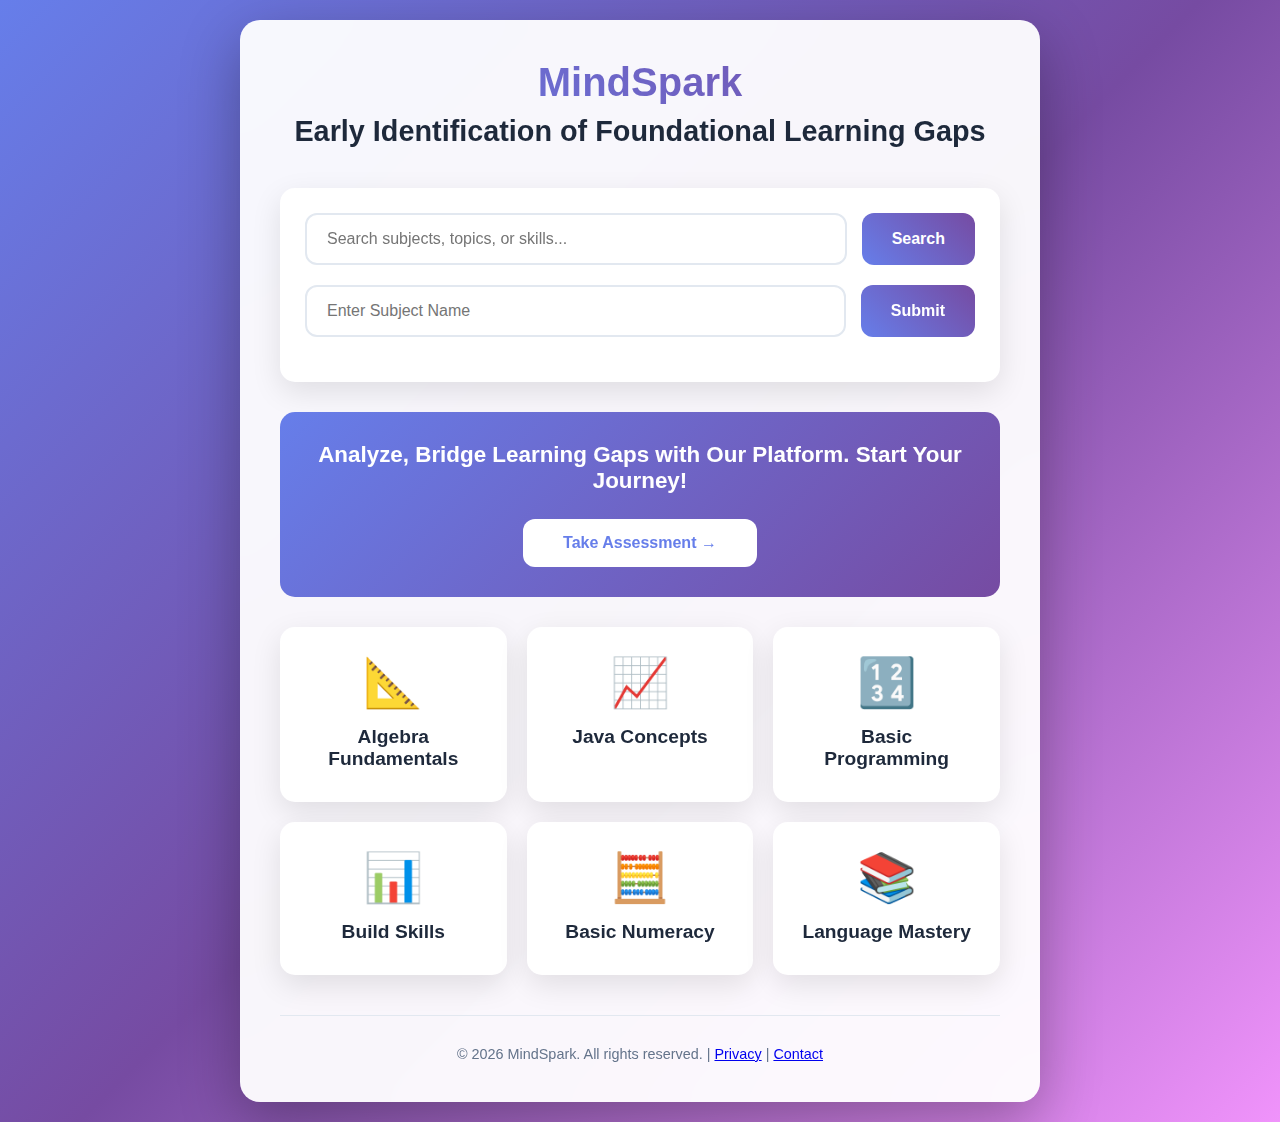
<file: index.html>
<!DOCTYPE html>
<html lang="en">
<head>
    <meta charset="UTF-8">
    <meta name="viewport" content="width=device-width, initial-scale=1.0">
    <title>MindSpark - Subject Assessment</title>
    <style>
        * {
            margin: 0;
            padding: 0;
            box-sizing: border-box;
        }

        body {
            font-family: 'Segoe UI', Tahoma, Geneva, Verdana, sans-serif;
            background: linear-gradient(135deg, #667eea 0%, #764ba2 50%, #f093fb 100%);
            min-height: 100vh;
            padding: 20px;
        }

        .container {
            max-width: 800px;
            margin: 0 auto;
            background: rgba(255, 255, 255, 0.95);
            backdrop-filter: blur(20px);
            border-radius: 20px;
            box-shadow: 0 20px 60px rgba(0,0,0,0.3);
            padding: 40px;
            position: relative;
        }

        .header {
            text-align: center;
            margin-bottom: 40px;
        }

        .logo {
            background: linear-gradient(45deg, #667eea, #764ba2);
            -webkit-background-clip: text;
            -webkit-text-fill-color: transparent;
            font-size: 2.5rem;
            font-weight: 700;
            margin-bottom: 10px;
        }

        .title {
            color: #1e293b;
            font-size: 1.8rem;
            font-weight: 600;
            margin-bottom: 30px;
        }

        .search-section {
            background: white;
            border-radius: 15px;
            padding: 25px;
            margin-bottom: 30px;
            box-shadow: 0 10px 30px rgba(0,0,0,0.1);
        }

        .search-row {
            display: flex;
            gap: 15px;
            margin-bottom: 20px;
            flex-wrap: wrap;
        }

        .search-input {
            flex: 1;
            padding: 15px 20px;
            border: 2px solid #e2e8f0;
            border-radius: 12px;
            font-size: 16px;
            transition: all 0.3s;
            min-width: 200px;
        }

        .search-input:focus {
            outline: none;
            border-color: #667eea;
            box-shadow: 0 0 0 3px rgba(102, 126, 234, 0.1);
        }

        .search-btn {
            background: linear-gradient(45deg, #667eea, #764ba2);
            color: white;
            border: none;
            padding: 15px 30px;
            border-radius: 12px;
            font-size: 16px;
            font-weight: 600;
            cursor: pointer;
            transition: all 0.3s;
            white-space: nowrap;
        }

        .search-btn:hover {
            transform: translateY(-2px);
            box-shadow: 0 10px 25px rgba(102, 126, 234, 0.4);
        }

        .subtitle {
            color: #64748b;
            font-size: 1.1rem;
            margin-bottom: 25px;
            font-weight: 500;
        }

        .cta-section {
            background: linear-gradient(135deg, #667eea, #764ba2);
            color: white;
            padding: 30px;
            border-radius: 15px;
            text-align: center;
            margin-bottom: 30px;
        }

        .cta-title {
            font-size: 1.4rem;
            margin-bottom: 10px;
            font-weight: 600;
        }

        .cta-btn {
            background: white;
            color: #667eea;
            border: none;
            padding: 15px 40px;
            border-radius: 12px;
            font-size: 16px;
            font-weight: 600;
            cursor: pointer;
            transition: all 0.3s;
            margin-top: 15px;
            text-decoration: none;
            display: inline-block;
        }

        .cta-btn:hover {
            transform: translateY(-3px);
            box-shadow: 0 15px 35px rgba(255,255,255,0.3);
        }

        .subjects-grid {
            display: grid;
            grid-template-columns: repeat(auto-fit, minmax(200px, 1fr));
            gap: 20px;
        }

        .subject-card {
            background: white;
            border-radius: 15px;
            padding: 25px;
            text-align: center;
            box-shadow: 0 10px 30px rgba(0,0,0,0.1);
            transition: all 0.3s;
            cursor: pointer;
            border: 2px solid transparent;
        }

        .subject-card:hover {
            transform: translateY(-8px);
            box-shadow: 0 20px 40px rgba(0,0,0,0.2);
            border-color: #667eea;
        }

        .subject-icon {
            font-size: 3rem;
            margin-bottom: 15px;
        }

        .subject-name {
            font-size: 1.2rem;
            font-weight: 600;
            color: #1e293b;
            margin-bottom: 5px;
        }

        .footer {
            text-align: center;
            margin-top: 40px;
            padding-top: 30px;
            border-top: 1px solid #e2e8f0;
            color: #64748b;
            font-size: 0.9rem;
        }

        @media (max-width: 768px) {
            .container {
                padding: 20px;
                margin: 10px;
            }
            
            .search-row {
                flex-direction: column;
            }
            
            .logo {
                font-size: 2rem;
            }
        }
    </style>
</head>
<body>
    <div class="container">
        <div class="header">
            <h1 class="logo">MindSpark</h1>
            <div class="title">Early Identification of Foundational Learning Gaps</div>
        </div>

        <div class="search-section">
            <div class="search-row">
                <input type="text" class="search-input" placeholder="Search subjects, topics, or skills...">
                <button class="search-btn">Search</button>
            </div>
            <div class="search-row">
                <input type="text" class="search-input" placeholder="Enter Subject Name">
                <button class="search-btn">Submit</button>
            </div>
        </div>

        <div class="cta-section">
            <div class="cta-title">Analyze, Bridge Learning Gaps with Our Platform. Start Your Journey!</div>
            <a href="quiz.html" class="cta-btn">Take Assessment →</a>
        </div>

        <div class="subjects-grid">
            <div class="subject-card">
                <div class="subject-icon">📐</div>
                <div class="subject-name">Algebra Fundamentals</div>
            </div>
            <div class="subject-card">
                <div class="subject-icon">📈</div>
                <div class="subject-name">Java Concepts</div>
            </div>
            <div class="subject-card">
                <div class="subject-icon">🔢</div>
                <div class="subject-name">Basic Programming</div>
            </div>
            <div class="subject-card">
                <div class="subject-icon">📊</div>
                <div class="subject-name">Build Skills</div>
            </div>
            <div class="subject-card">
                <div class="subject-icon">🧮</div>
                <div class="subject-name">Basic Numeracy</div>
            </div>
            <div class="subject-card">
                <div class="subject-icon">📚</div>
                <div class="subject-name">Language Mastery</div>
            </div>
        </div>

        <div class="footer">
            <p>© 2026 MindSpark. All rights reserved. | <a href="#">Privacy</a> | <a href="#">Contact</a></p>
        </div>
    </div>

    <script>
        // Simple search functionality
        document.querySelectorAll('.search-input').forEach(input => {
            input.addEventListener('keypress', function(e) {
                if (e.key === 'Enter') {
                    this.nextElementSibling.click();
                }
            });
        });

        // Subject card click
        document.querySelectorAll('.subject-card').forEach(card => {
            card.addEventListener('click', function() {
                this.style.transform = 'scale(0.98)';
                setTimeout(() => {
                    window.location.href = 'quiz.html';
                }, 150);
            });
        });
    </script>
</body>
</html>
</file>
